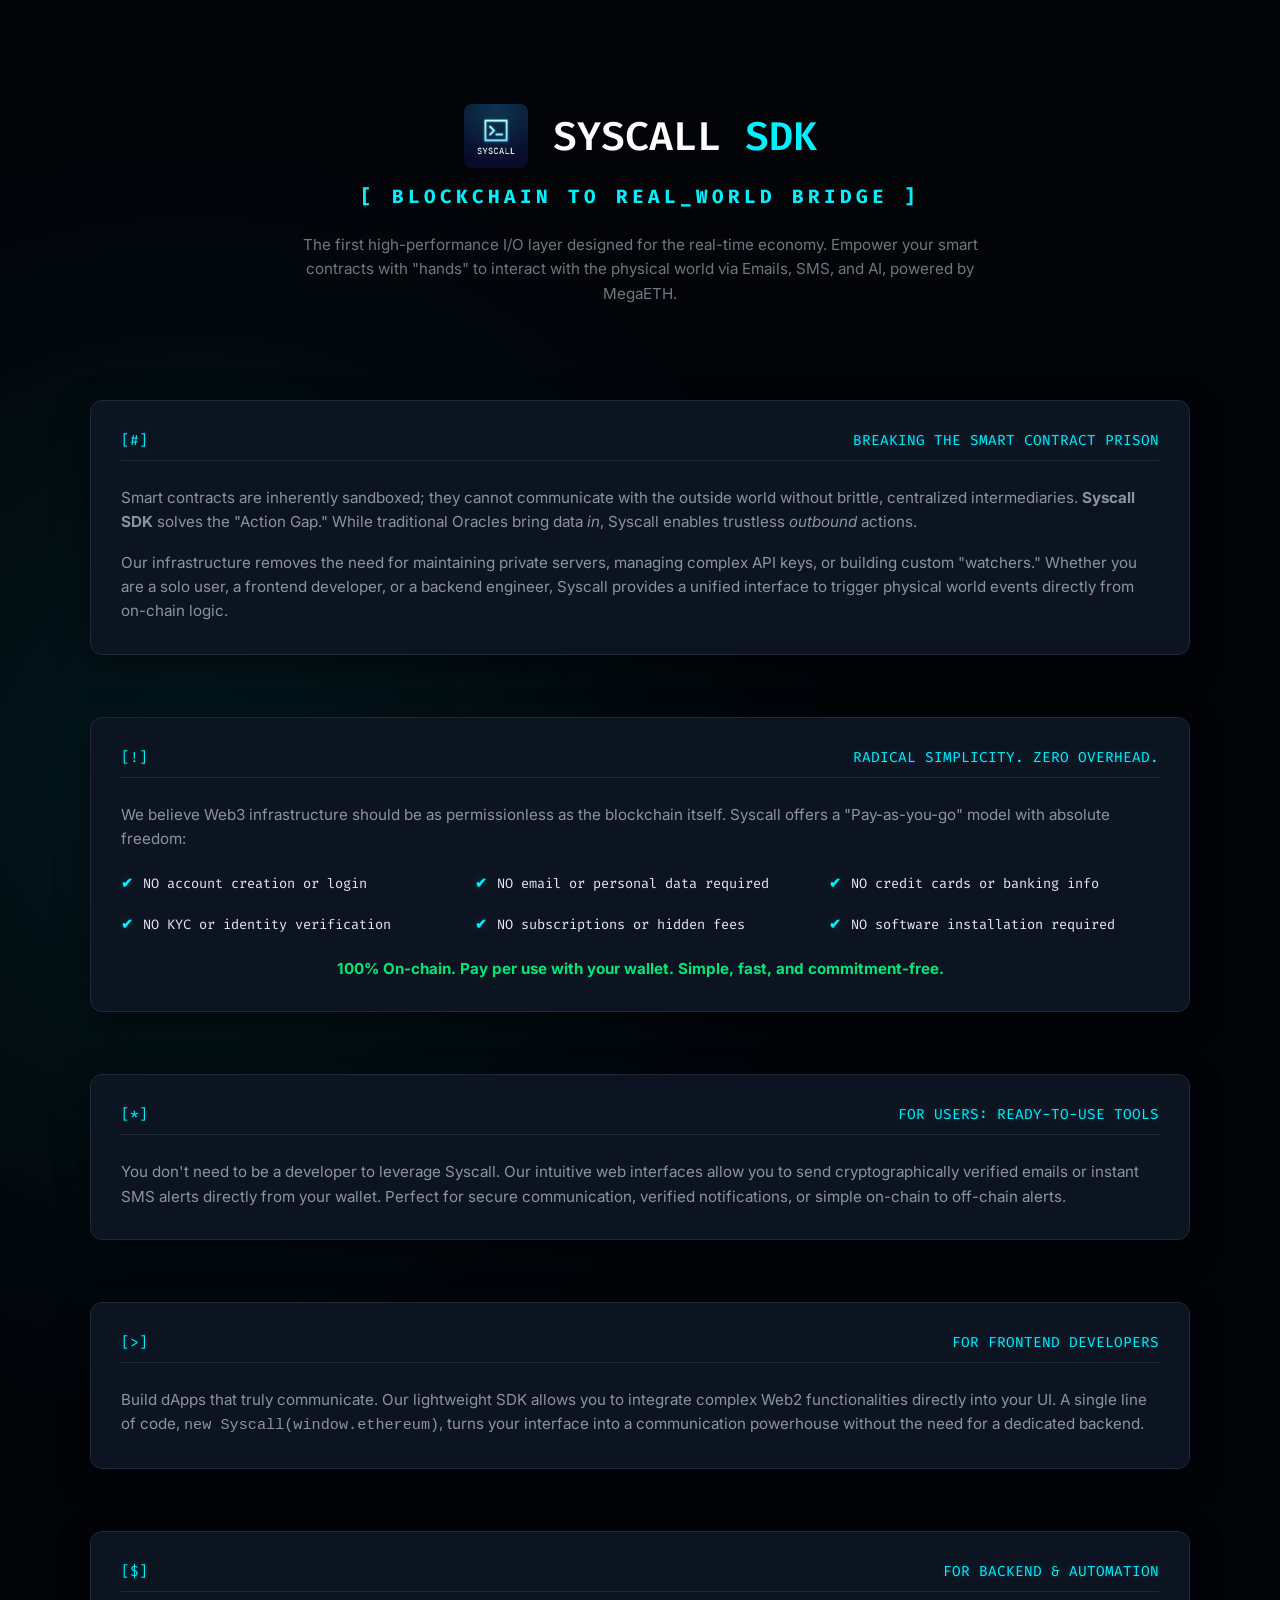
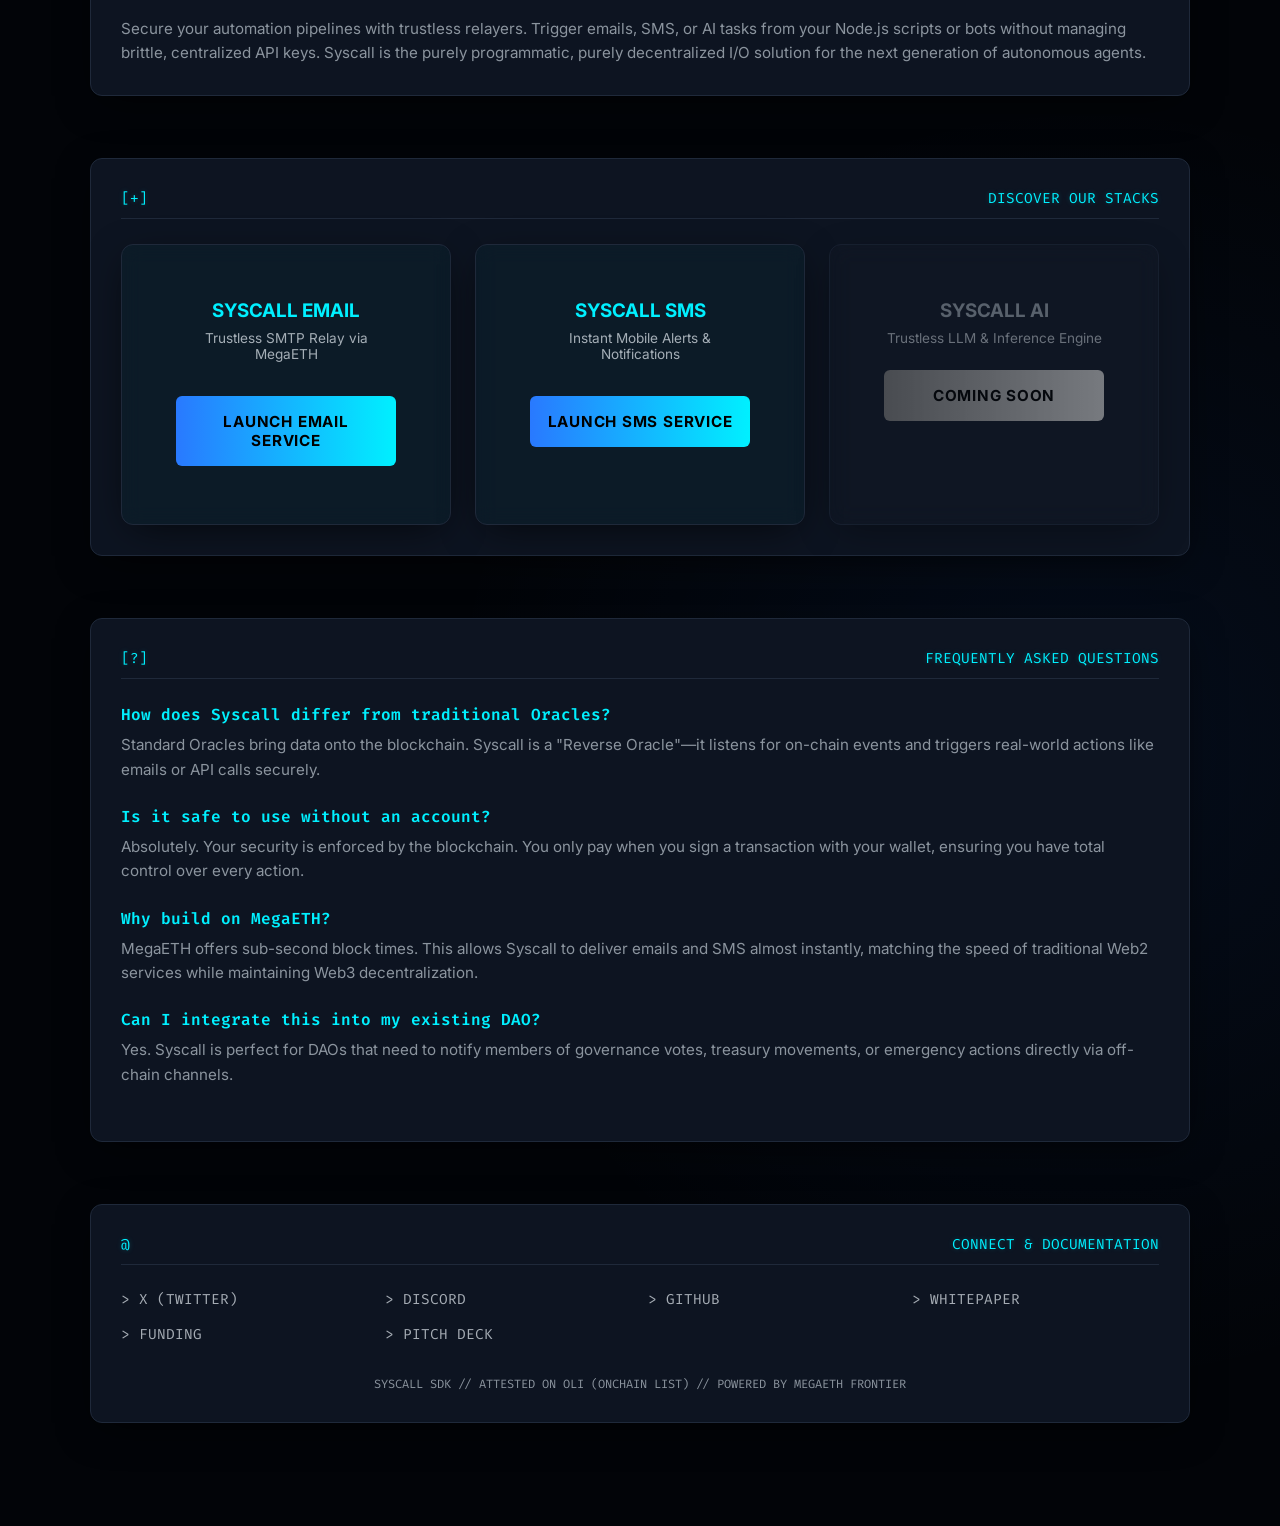
<file: docker/syscall-website/index.html>
<!DOCTYPE html>
<html lang="en">
<head>
    <meta charset="UTF-8">
    <meta name="viewport" content="width=device-width, initial-scale=1.0">
    <title>Syscall SDK | The Blockchain-to-Real-World Bridge</title>
    
    <link rel="icon" type="image/jpeg" href="favicon.jpg">
    <link href="https://fonts.googleapis.com/css2?family=Fira+Code:wght@400;600&family=Inter:wght@400;700&display=swap" rel="stylesheet">
    <link rel="stylesheet" href="style.css">
    <style>
        .feature-item { display: flex; align-items: center; gap: 10px; color: var(--text-main); font-family: 'Fira Code', monospace; font-size: 0.85rem; }
        .feature-icon { color: var(--primary); text-shadow: 0 0 8px var(--primary-glow); font-weight: bold; }
        .faq-item { margin-bottom: 1.5rem; }
        .faq-question { color: var(--primary); font-family: 'Fira Code', monospace; font-weight: 600; margin-bottom: 0.5rem; display: block; }
    </style>
</head>
<body>

    <div class="main-layout">
        
        <header style="flex-direction: column; align-items: center; text-align: center; padding: 4rem 1rem;">
            <div class="brand" style="font-size: 2.5rem; margin-bottom: 1rem;">
                <img src="logo.jpg" alt="Logo" style="width: 64px; height: 64px; border-radius: 8px; margin-right: 15px;">
                <span>SYSCALL <span class="highlight">SDK</span></span>
            </div>
            <h1 style="font-family: 'Fira Code', monospace; color: var(--primary); font-size: 1.2rem; letter-spacing: 4px; margin-bottom: 1.5rem;">
                [ BLOCKCHAIN TO REAL_WORLD BRIDGE ]
            </h1>
            <p class="text-content" style="max-width: 700px; opacity: 0.8;">
                The first high-performance I/O layer designed for the real-time economy. 
                Empower your smart contracts with "hands" to interact with the physical world 
                via Emails, SMS, and AI, powered by MegaETH.
            </p>
        </header>

        <div class="card">
            <div class="card-header"><span class="ascii-icon">[#]</span> BREAKING THE SMART CONTRACT PRISON</div>
            <div class="card-body">
                <p class="text-content">
                    Smart contracts are inherently sandboxed; they cannot communicate with the outside world without brittle, centralized intermediaries. 
                    <strong>Syscall SDK</strong> solves the "Action Gap." While traditional Oracles bring data <em>in</em>, Syscall enables 
                    trustless <em>outbound</em> actions.
                </p>
                <p class="text-content" style="margin-top: 1rem;">
                    Our infrastructure removes the need for maintaining private servers, managing complex API keys, or building custom "watchers." 
                    Whether you are a solo user, a frontend developer, or a backend engineer, Syscall provides a unified interface to 
                    trigger physical world events directly from on-chain logic.
                </p>
            </div>
        </div>

        <div class="card" style="margin-top: 2rem;">
            <div class="card-header"><span class="ascii-icon">[!]</span> RADICAL SIMPLICITY. ZERO OVERHEAD.</div>
            <div class="card-body">
                <p class="text-content" style="margin-bottom: 1.5rem;">
                    We believe Web3 infrastructure should be as permissionless as the blockchain itself. 
                    Syscall offers a "Pay-as-you-go" model with absolute freedom:
                </p>
                <div class="grid-container" style="grid-template-columns: repeat(auto-fit, minmax(250px, 1fr)); gap: 1.5rem;">
                    <div class="feature-item"><span class="feature-icon">✔</span> NO account creation or login</div>
                    <div class="feature-item"><span class="feature-icon">✔</span> NO email or personal data required</div>
                    <div class="feature-item"><span class="feature-icon">✔</span> NO credit cards or banking info</div>
                    <div class="feature-item"><span class="feature-icon">✔</span> NO KYC or identity verification</div>
                    <div class="feature-item"><span class="feature-icon">✔</span> NO subscriptions or hidden fees</div>
                    <div class="feature-item"><span class="feature-icon">✔</span> NO software installation required</div>
                </div>
                <p class="text-content" style="margin-top: 1.5rem; color: var(--success); font-weight: bold; text-align: center;">
                    100% On-chain. Pay per use with your wallet. Simple, fast, and commitment-free.
                </p>
            </div>
        </div>

        <div class="card" style="margin-top: 2rem;">
            <div class="card-header"><span class="ascii-icon">[*]</span> FOR USERS: READY-TO-USE TOOLS</div>
            <div class="card-body">
                <p class="text-content">
                    You don't need to be a developer to leverage Syscall. Our intuitive web interfaces allow you to send 
                    cryptographically verified emails or instant SMS alerts directly from your wallet. 
                    Perfect for secure communication, verified notifications, or simple on-chain to off-chain alerts.
                </p>
            </div>
        </div>

        <div class="card" style="margin-top: 2rem;">
            <div class="card-header"><span class="ascii-icon">[&gt;]</span> FOR FRONTEND DEVELOPERS</div>
            <div class="card-body">
                <p class="text-content">
                    Build dApps that truly communicate. Our lightweight SDK allows you to integrate complex Web2 functionalities 
                    directly into your UI. A single line of code, <code>new Syscall(window.ethereum)</code>, turns your interface 
                    into a communication powerhouse without the need for a dedicated backend.
                </p>
            </div>
        </div>

        <div class="card" style="margin-top: 2rem;">
            <div class="card-header"><span class="ascii-icon">[$]</span> FOR BACKEND & AUTOMATION</div>
            <div class="card-body">
                <p class="text-content">
                    Secure your automation pipelines with trustless relayers. Trigger emails, SMS, or AI tasks from your 
                    Node.js scripts or bots without managing brittle, centralized API keys. 
                    Syscall is the purely programmatic, purely decentralized I/O solution for the next generation of 
                    autonomous agents.
                </p>
            </div>
        </div>

        <div class="card" style="margin-top: 2rem;">
            <div class="card-header"><span class="ascii-icon">[+]</span> DISCOVER OUR STACKS</div>
            <div class="card-body">
                <div class="grid-container" style="grid-template-columns: repeat(auto-fit, minmax(300px, 1fr)); gap: 1.5rem;">
                    <div class="card" style="background: rgba(0, 240, 255, 0.03); border-color: var(--border);">
                        <div style="padding: 1.5rem; text-align: center;">
                            <h3 style="color: var(--primary); margin-bottom: 0.5rem;">SYSCALL EMAIL</h3>
                            <p style="font-size: 0.85rem; margin-bottom: 1.5rem; opacity: 0.7;">Trustless SMTP Relay via MegaETH</p>
                            <a href="https://syscall-email-relayer.syscall-sdk.com" class="cyber-btn" style="text-decoration: none; display: inline-block;">
                                <span class="btn-text">LAUNCH EMAIL SERVICE</span>
                            </a>
                        </div>
                    </div>
                    <div class="card" style="background: rgba(0, 240, 255, 0.03); border-color: var(--border);">
                        <div style="padding: 1.5rem; text-align: center;">
                            <h3 style="color: var(--primary); margin-bottom: 0.5rem;">SYSCALL SMS</h3>
                            <p style="font-size: 0.85rem; margin-bottom: 1.5rem; opacity: 0.7;">Instant Mobile Alerts & Notifications</p>
                            <a href="https://syscall-sms-relayer.syscall-sdk.com" class="cyber-btn" style="text-decoration: none; display: inline-block;">
                                <span class="btn-text">LAUNCH SMS SERVICE</span>
                            </a>
                        </div>
                    </div>
                    <div class="card" style="background: rgba(255, 255, 255, 0.02); border-color: var(--border); opacity: 0.6;">
                        <div style="padding: 1.5rem; text-align: center;">
                            <h3 style="color: var(--text-muted); margin-bottom: 0.5rem;">SYSCALL AI</h3>
                            <p style="font-size: 0.85rem; margin-bottom: 1.5rem; opacity: 0.7;">Trustless LLM & Inference Engine</p>
                            <div class="cyber-btn" style="filter: grayscale(1); cursor: not-allowed;">
                                <span class="btn-text">COMING SOON</span>
                            </div>
                        </div>
                    </div>
                </div>
            </div>
        </div>

        <div class="card" style="margin-top: 2rem;">
            <div class="card-header"><span class="ascii-icon">[?]</span> FREQUENTLY ASKED QUESTIONS</div>
            <div class="card-body">
                <div class="faq-item">
                    <span class="faq-question">How does Syscall differ from traditional Oracles?</span>
                    <p class="text-content">Standard Oracles bring data onto the blockchain. Syscall is a "Reverse Oracle"—it listens for on-chain events and triggers real-world actions like emails or API calls securely.</p>
                </div>
                <div class="faq-item">
                    <span class="faq-question">Is it safe to use without an account?</span>
                    <p class="text-content">Absolutely. Your security is enforced by the blockchain. You only pay when you sign a transaction with your wallet, ensuring you have total control over every action.</p>
                </div>
                <div class="faq-item">
                    <span class="faq-question">Why build on MegaETH?</span>
                    <p class="text-content">MegaETH offers sub-second block times. This allows Syscall to deliver emails and SMS almost instantly, matching the speed of traditional Web2 services while maintaining Web3 decentralization.</p>
                </div>
                <div class="faq-item">
                    <span class="faq-question">Can I integrate this into my existing DAO?</span>
                    <p class="text-content">Yes. Syscall is perfect for DAOs that need to notify members of governance votes, treasury movements, or emergency actions directly via off-chain channels.</p>
                </div>
            </div>
        </div>

        <div class="card" style="margin-top: 2rem; margin-bottom: 4rem;">
            <div class="card-header"><span class="ascii-icon">@</span> CONNECT & DOCUMENTATION</div>
            <div class="card-body">
                <div class="links-container" style="display: grid; grid-template-columns: repeat(auto-fit, minmax(200px, 1fr)); gap: 1rem;">
                    <a href="https://x.com/syscall_sdk" target="_blank" class="cyber-link">> X (TWITTER)</a>
                    <a href="https://discord.gg/p3nBwNKUe7" target="_blank" class="cyber-link">> DISCORD</a>
                    <a href="https://github.com/syscall-sdk/core" target="_blank" class="cyber-link">> GITHUB</a>
                    <a href="https://github.com/syscall-sdk/core/blob/main/docs/whitepaper.md" target="_blank" class="cyber-link">> WHITEPAPER</a>
                    <a href="https://github.com/syscall-sdk/core/blob/main/docs/funding.md" target="_blank" class="cyber-link">> FUNDING</a>
                    <a href="https://syscall-sdk.com/PitchDeck.pdf" target="_blank" class="cyber-link">> PITCH DECK</a>
                </div>
                <div style="margin-top: 2rem; text-align: center; font-size: 0.75rem; color: var(--text-muted); font-family: 'Fira Code', monospace;">
                    SYSCALL SDK // ATTESTED ON OLI (ONCHAIN LIST) // POWERED BY MEGAETH FRONTIER
                </div>
            </div>
        </div>

    </div>

</body>
</html>
</file>
<file: docker/syscall-website/style.css>
:root {
    /* Color Palette - Syscall Email (Cyan focus) */
    --bg-deep: #020408;
    --bg-surface: #0a0f18;
    --bg-card: #0d1421;
    
    --primary: #00f0ff;
    --primary-glow: rgba(0, 240, 255, 0.25);
    --accent: #2979ff;
    
    --text-main: #e6edf3;
    --text-muted: #8b949e;
    
    --border: #1f293a;
    --border-hover: #00f0ff;
    
    --success: #00e676;
    --error: #ff1744;
    --warn: #ffc400;
    --data: #00f0ff;

    --radius: 12px;
    --radius-sm: 6px;
    --font-ui: 'Inter', sans-serif;
    --font-mono: 'JetBrains Mono', monospace;
}

* { box-sizing: border-box; margin: 0; padding: 0; }

body {
    background-color: var(--bg-deep);
    background-image: 
        radial-gradient(circle at 15% 25%, rgba(0, 240, 255, 0.08) 0%, transparent 25%),
        radial-gradient(circle at 85% 75%, rgba(41, 121, 255, 0.08) 0%, transparent 25%);
    color: var(--text-main);
    font-family: var(--font-ui);
    min-height: 100vh;
    display: flex;
    justify-content: center;
    align-items: flex-start;
    padding: 40px 20px;
}

.main-layout { width: 100%; max-width: 1100px; display: flex; flex-direction: column; gap: 30px; }

/* Header */
header { display: flex; justify-content: space-between; align-items: center; padding: 0 10px; }
.brand { font-family: 'Fira Code', monospace; font-weight: 600; font-size: 1.2rem; color: #fff; display: flex; align-items: center; gap: 10px; }
.highlight { color: var(--primary); }
.version { font-size: 0.7em; color: var(--primary); background: rgba(0, 240, 255, 0.05); border: 1px solid rgba(0, 240, 255, 0.1); padding: 2px 6px; border-radius: 4px; margin-left: 10px; }
.nav-link { color: var(--text-muted); text-decoration: none; font-family: 'Fira Code', monospace; font-size: 0.8rem; transition: color 0.3s; }
.nav-link:hover { color: var(--primary); }

/* Notices */
.network-notice { background: rgba(0, 230, 118, 0.05); border: 1px solid var(--success); color: var(--success); padding: 12px 20px; border-radius: var(--radius); font-family: 'Fira Code', monospace; font-size: 0.8rem; display: flex; align-items: center; gap: 12px; }

/* Grid System */
.grid-container { display: grid; grid-template-columns: 1fr 1fr; gap: 25px; }
.grid-2-col { display: grid; grid-template-columns: 2fr 1fr; gap: 25px; align-items: center; }
@media (max-width: 850px) { .grid-container, .grid-2-col { grid-template-columns: 1fr; } }

/* Cards */
.card { background: var(--bg-card); border: 1px solid var(--border); border-radius: var(--radius); padding: 30px; box-shadow: 0 10px 40px -10px rgba(0,0,0,0.7); backdrop-filter: blur(10px); }
.card-header { margin-bottom: 25px; font-family: 'Fira Code', monospace; font-size: 0.9rem; color: var(--primary); border-bottom: 1px solid var(--border); padding-bottom: 10px; display: flex; justify-content: space-between; align-items: center; text-shadow: 0 0 5px var(--primary-glow); }

/* Text Content */
.text-content { line-height: 1.6; color: var(--text-muted); font-size: 0.95rem; }
.section-title { font-family: 'Fira Code', monospace; margin-bottom: 10px; color: #fff; }

/* Pricing Box */
.price-box { background: rgba(0,0,0,0.3); border: 1px solid var(--border); padding: 20px; border-radius: var(--radius-sm); text-align: center; }
.price-label { font-size: 0.7rem; color: var(--text-muted); letter-spacing: 1px; margin-bottom: 5px; }
.price-value { font-size: 1.4rem; font-weight: 700; color: var(--primary); font-family: 'Fira Code', monospace; }
.price-value .unit { font-size: 0.8rem; color: var(--text-muted); }
.price-sub { font-size: 0.7rem; color: var(--success); margin-top: 5px; }

/* Forms */
.form-group { margin-bottom: 20px; }
.form-row { display: flex; gap: 20px; }
.half { flex: 1; }
label { display: block; font-size: 0.75rem; color: var(--text-muted); font-weight: 700; margin-bottom: 8px; letter-spacing: 0.5px; }
input, textarea { width: 100%; background: var(--bg-surface); border: 1px solid var(--border); color: var(--text-main); padding: 12px 16px; border-radius: var(--radius-sm); font-family: 'Fira Code', monospace; font-size: 0.9rem; outline: none; transition: all 0.2s ease; }
input:focus, textarea:focus { border-color: var(--primary); box-shadow: 0 0 15px var(--primary-glow); background: #0d1421; }

/* Button */
.cyber-btn { width: 100%; padding: 16px; background: linear-gradient(90deg, var(--accent), var(--primary)); border: none; border-radius: var(--radius-sm); color: #000; font-weight: 700; font-size: 0.95rem; letter-spacing: 0.05em; cursor: pointer; position: relative; overflow: hidden; margin-top: 10px; font-family: 'Inter', sans-serif; }
.cyber-btn:hover { box-shadow: 0 0 25px var(--primary-glow); filter: brightness(1.1); }
.cyber-btn:disabled { background: var(--border); color: var(--text-muted); cursor: not-allowed; box-shadow: none; }

/* Terminal */
.terminal-wrapper { display: flex; flex-direction: column; padding: 0; overflow: hidden; height: 100%; min-height: 450px; background: #05080f; border-color: var(--border); }
.terminal-wrapper .card-header { background: #080d16; margin: 0; padding: 15px 20px; border-bottom: 1px solid var(--border); color: var(--text-muted); text-shadow: none; }
.status-indicator { width: 8px; height: 8px; background-color: var(--success); border-radius: 50%; box-shadow: 0 0 8px var(--success); }
.terminal { flex: 1; padding: 20px; overflow-y: auto; font-family: 'Fira Code', monospace; font-size: 0.8rem; line-height: 1.6; color: #d4d4d4; }
::-webkit-scrollbar { width: 6px; }
::-webkit-scrollbar-track { background: var(--bg-deep); }
::-webkit-scrollbar-thumb { background: var(--border); border-radius: 3px; }

/* Logs */
.log-line { margin-bottom: 6px; word-break: break-all; }
.log-system { color: #505c6e; }
.log-info { color: var(--text-main); }
.log-success { color: var(--success); text-shadow: 0 0 5px rgba(0,230,118,0.3); }
.log-error { color: var(--error); text-shadow: 0 0 5px rgba(255,23,68,0.3); }
.log-warn { color: var(--warn); }
.log-data { color: var(--primary); }

/* Code Blocks */
.code-section { background: #05080f; padding: 20px; border-radius: var(--radius-sm); border: 1px solid var(--border); }
.code-block { font-family: 'Fira Code', monospace; font-size: 0.8rem; color: #a5d6ff; white-space: pre-wrap; margin-top: 15px; }
.code-comment { color: #505c6e; font-style: italic; }

/* Links */
.links-container { display: flex; flex-wrap: wrap; gap: 2rem; justify-content: center; }
.cyber-link { color: inherit; text-decoration: none; opacity: 0.7; transition: all 0.2s; font-family: 'Fira Code', monospace; font-size: 0.9rem; }
.cyber-link:hover { opacity: 1; color: var(--primary); text-shadow: 0 0 8px var(--primary-glow); }
</file>
